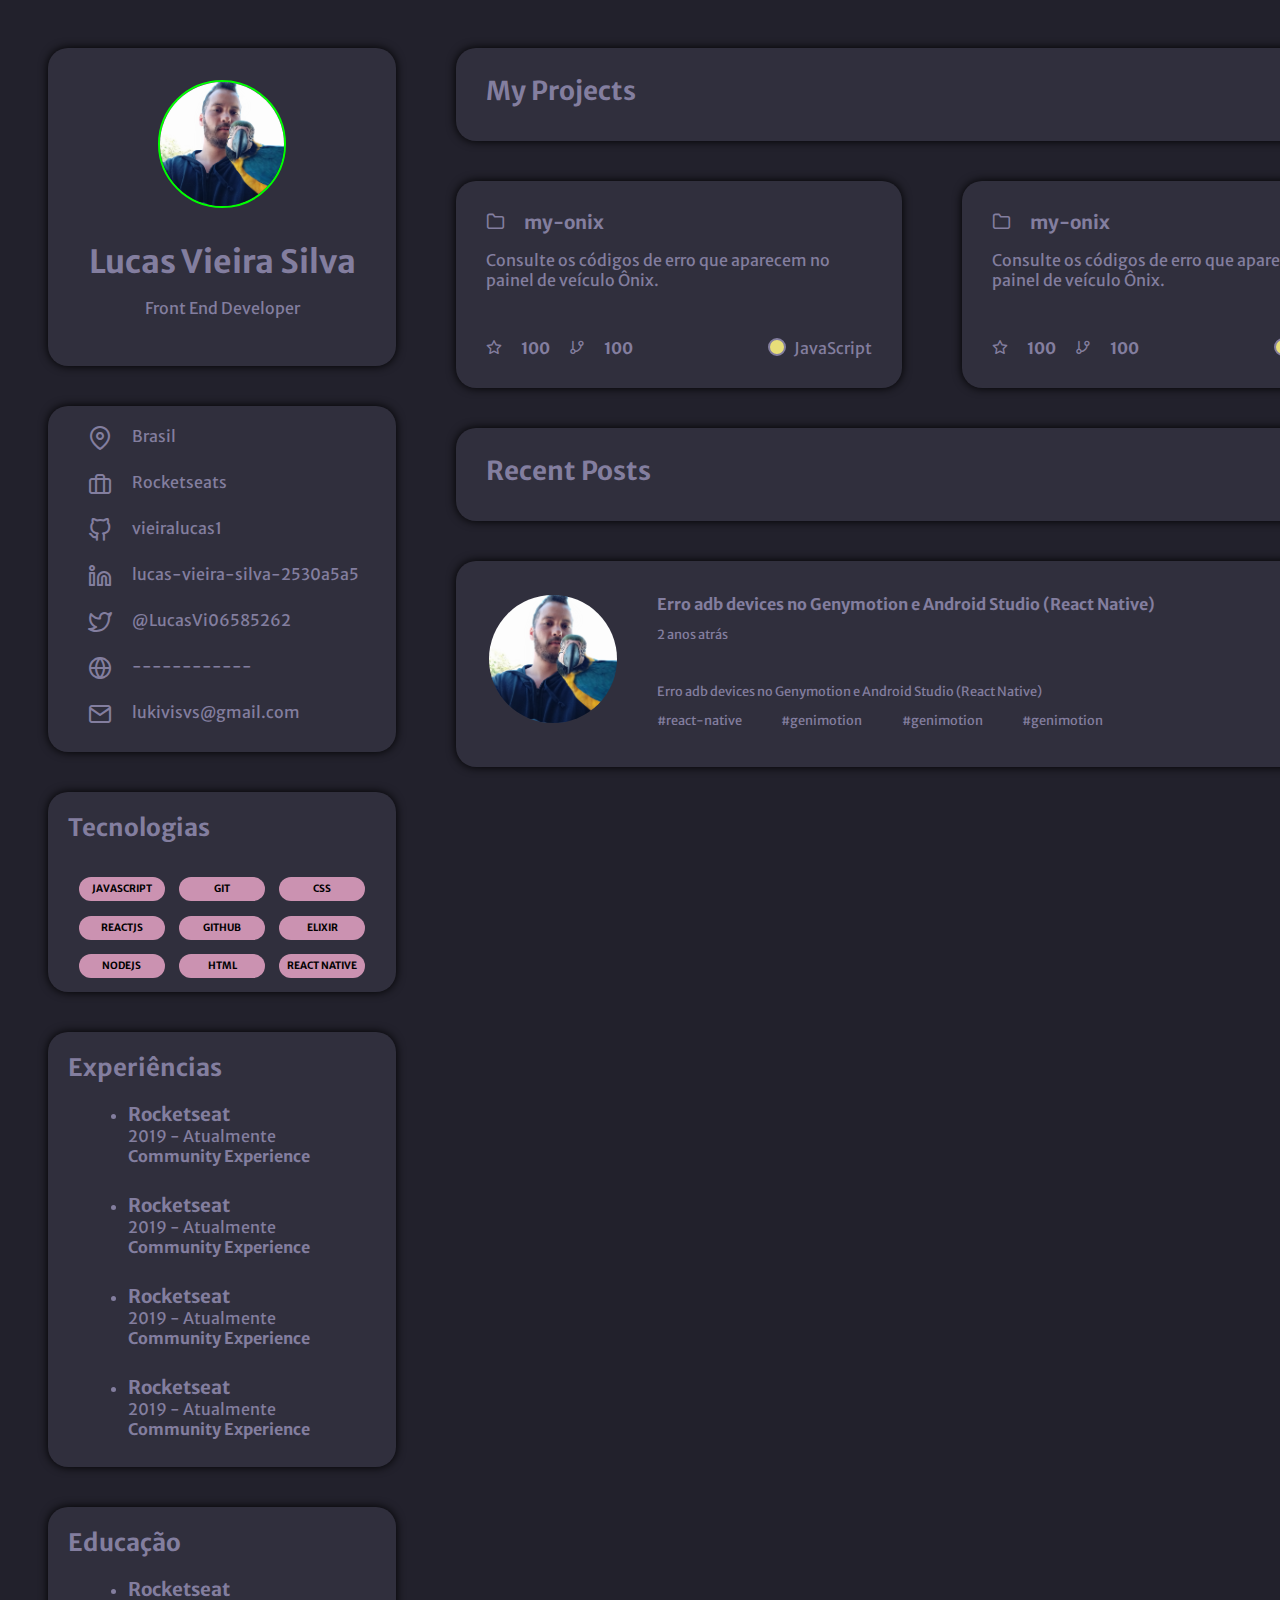
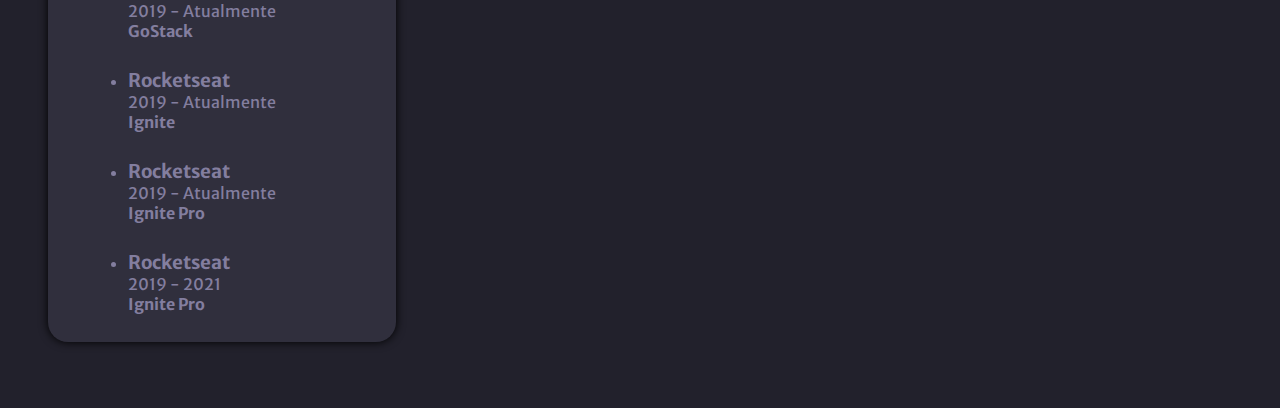
<file: index.html>
<!DOCTYPE html>
<html lang="pt_BR">
  <head>
    <meta charset="UTF-8" />
    <meta http-equiv="X-UA-Compatible" content="IE=edge" />
    <meta name="viewport" content="width=device-width, initial-scale=1.0" />
    <link rel="stylesheet" href="styles.css" />

    <!-- font google -->
    <link rel="preconnect" href="https://fonts.googleapis.com" />
    <link rel="preconnect" href="https://fonts.gstatic.com" crossorigin />
    <link
      href="https://fonts.googleapis.com/css2?family=Merriweather+Sans:wght@400;500;700&display=swap"
      rel="stylesheet"
    />
    <!-- Icones -->
    <link rel="stylesheet" href="/assets/style.css" />
    <link rel="icon" type="image/x-icon" href="/assets/favicon.ico" />

    <title>Portfolio</title>
  </head>
  <body>
    <div class="container">
      <aside>
        <div class="card top">
          <img src="assets/lucas arara.jpg" alt="" />
          <h1>Lucas Vieira Silva</h1>
          <p>Front End Developer</p>
        </div>
        <div class="card">
          <ul>
            <div class="cell">
              <a href=""><i class="icon-map-pin"></i></a><a href=""> Brasil</a>
            </div>
            <div class="cell">
              <a href=""
                ><i class="icon-briefcase" src="assets/briefcase.svg"></i></a
              ><a href=""> Rocketseats</a>
            </div>
            <div class="cell">
              <a href=""><i class="icon-github" src="assets/github.svg"></i></a
              ><a href=""> vieiralucas1</a>
            </div>
            <div class="cell">
              <a href=""><i class="icon-linkedin"></i></a
              ><a
                href="https://www.linkedin.com/in/lucas-vieira-silva-2530a5a5/"
                target="_blank"
              >
                lucas-vieira-silva-2530a5a5</a
              >
            </div>
            <div class="cell">
              <a href=""
                ><i class="icon-twitter" src="assets/twitter.svg"></i></a
              ><a
                href="https://www.twitter.com/@LucasVi06585262"
                target="_blank"
              >
                @LucasVi06585262</a
              >
            </div>
            <div class="cell">
              <a href=""><i class="icon-globe" src="assets/globe.svg"></i></a
              ><a href=""> ------------</a>
            </div>
            <div class="cell bot">
              <a href=""><i class="icon-mail" src="assets/mail.svg"></i></a
              ><a href=""> lukivisvs@gmail.com</a>
            </div>
          </ul>
        </div>
        <div class="card">
          <h2>Tecnologias</h2>
          <div class="techs">
            <a href=""><div class="capsule">JAVASCRIPT</div></a>
            <a href=""><div class="capsule">GIT</div></a>
            <a href=""><div class="capsule">CSS</div></a>
            <a href=""><div class="capsule">REACTJS</div></a>
            <a href=""><div class="capsule">GITHUB</div></a>
            <a href=""><div class="capsule">ELIXIR</div></a>
            <a href=""><div class="capsule">NODEJS</div></a>
            <a href=""><div class="capsule">HTML</div></a>
            <a href=""><div class="capsule">REACT NATIVE</div></a>
          </div>
        </div>
        <div class="card">
          <h2>Experiências</h2>
          <ul>
            <li>
              <h3>Rocketseat</h3>
              <po>2019 - Atualmente</po>
              <dd>Community Experience</dd>
            </li>
            <li>
              <h3>Rocketseat</h3>
              <po>2019 - Atualmente</po>
              <dd>Community Experience</dd>
            </li>
            <li>
              <h3>Rocketseat</h3>
              <po>2019 - Atualmente</po>
              <dd>Community Experience</dd>
            </li>
            <li>
              <h3>Rocketseat</h3>
              <po>2019 - Atualmente</po>
              <dd>Community Experience</dd>
            </li>
          </ul>
        </div>
        <div class="card bottom">
          <h2>Educação</h2>
          <ul>
            <li>
              <h3>Rocketseat</h3>
              <po>2019 - Atualmente</po>
              <dd>GoStack</dd>
            </li>
            <li>
              <h3>Rocketseat</h3>
              <po>2019 - Atualmente</po>
              <dd>Ignite</dd>
            </li>
            <li>
              <h3>Rocketseat</h3>
              <po>2019 - Atualmente</po>
              <dd>Ignite Pro</dd>
            </li>
            <li>
              <h3>Rocketseat</h3>
              <po>2019 - 2021</po>
              <dd>Ignite Pro</dd>
            </li>
          </ul>
        </div>
      </aside>
      <div></div>
    </div>
    <main>
      <div class="project card">
        <div class="title"><h1>My Projects</h1></div>
        <div class="text"><p>Veja todos</p></div>
      </div>
      <div class="flex dual">
        <div class="flex boxes">
          <div class="pastes card">
            <div class="paste">
              <h3><i class="icon-folder"></i> my-onix</h3>
              <p>
                Consulte os códigos de erro que aparecem no painel de veículo
                Ônix.
              </p>
              <div class="flex">
                <div class="assets">
                  <i class="icon-star"></i>
                  <n> 100 </n>
                  <i class="icon-git-branch"></i>
                  <n> 100</n>
                </div>
                <div class="dot">
                  <div class="circle"></div>
                  <span> JavaScript</span>
                </div>
              </div>
            </div>
          </div>
        </div>
        <div class="flex boxes">
          <div class="pastes card">
            <div class="paste">
              <h3><i class="icon-folder"></i> my-onix</h3>
              <p>
                Consulte os códigos de erro que aparecem no painel de veículo
                Ônix.
              </p>
              <div class="flex">
                <div class="assets">
                  <i class="icon-star"></i><n> 100 </n>
                  <i class="icon-git-branch"></i>
                  <n> 100</n>
                </div>
                <div class="dot">
                  <div class="circle"></div>
                  <span> JavaScript</span>
                </div>
              </div>
            </div>
          </div>
        </div>
      </div>
      <div class="project card">
        <h1>Recent Posts</h1>
      </div>
      <div class="card post">
        <div class="box">
          <div class="container">
            <img src="assets/lucas arara.jpg" alt="" />
          </div>
          <div class="content">
            <h1>
              Erro adb devices no Genymotion e Android Studio (React Native)
            </h1>
            <p>2 anos atrás</p>
            <span
              >Erro adb devices no Genymotion e Android Studio (React
              Native)</span
            >
            <div class="tag">
              <p>#react-native</p>
              <p>#genimotion</p>
              <p>#genimotion</p>
              <p>#genimotion</p>
            </div>
          </div>
        </div>
      </div>
    </main>
  </body>
</html>
</file>
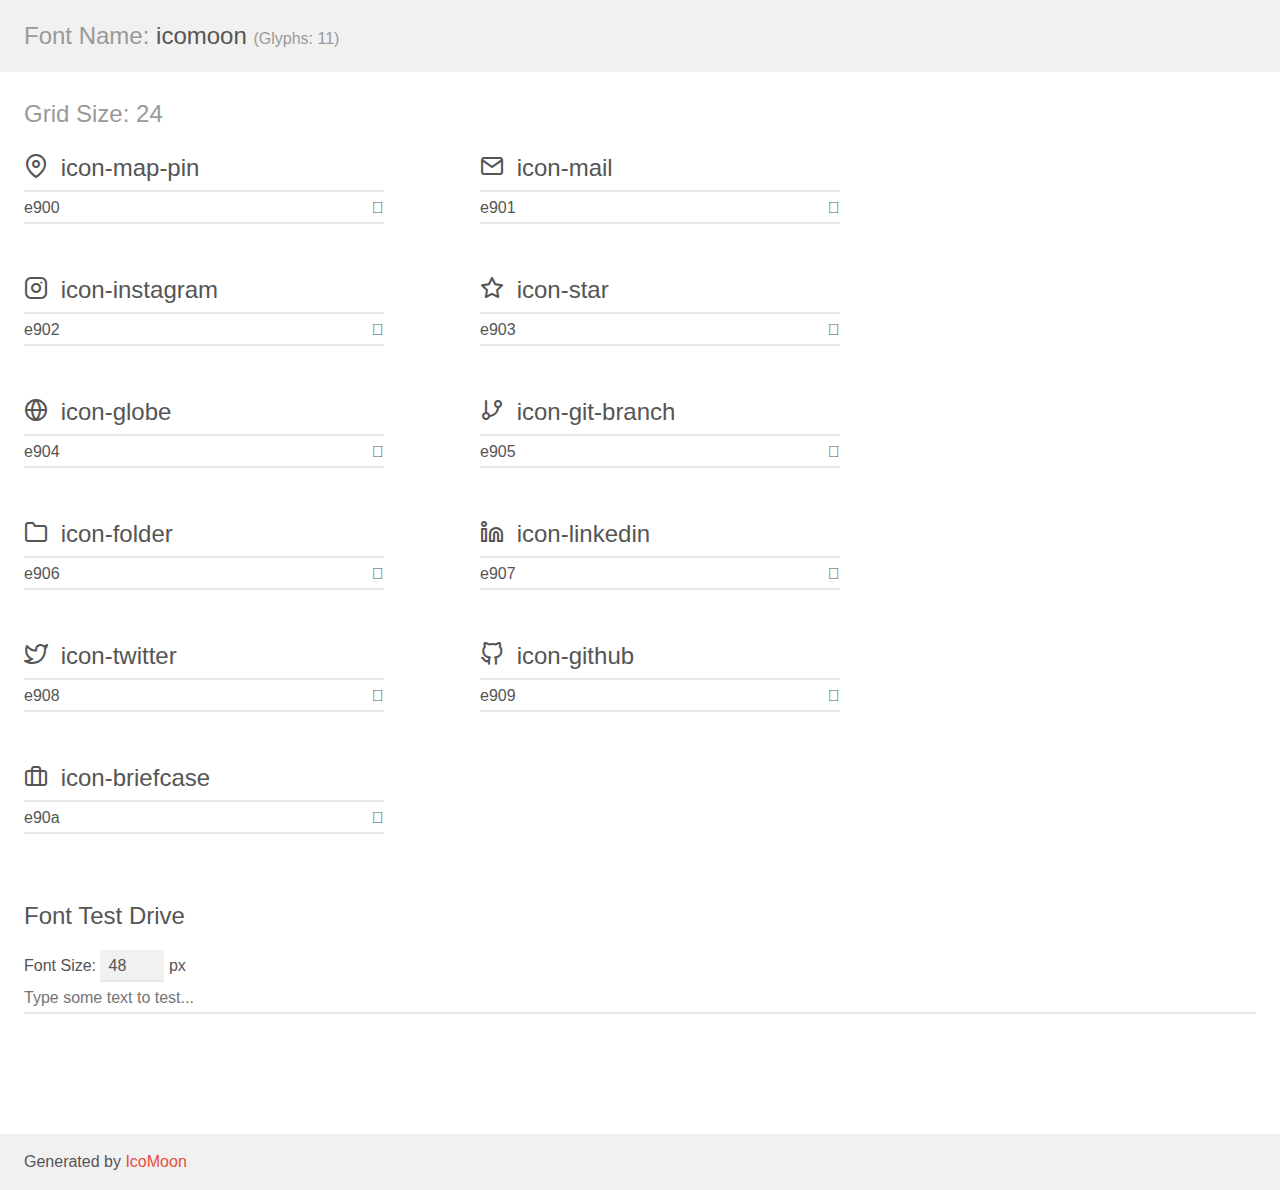
<file: assets/demo.html>
<!doctype html>
<html>
<head>
    <meta charset="utf-8">
    <title>IcoMoon Demo</title>
    <meta name="description" content="An Icon Font Generated By IcoMoon.io">
    <meta name="viewport" content="width=device-width, initial-scale=1">
    <link rel="stylesheet" href="demo-files/demo.css">
    <link rel="stylesheet" href="style.css"></head>
<body>
    <div class="bgc1 clearfix">
        <h1 class="mhmm mvm"><span class="fgc1">Font Name:</span> icomoon <small class="fgc1">(Glyphs:&nbsp;11)</small></h1>
    </div>
    <div class="clearfix mhl ptl">
        <h1 class="mvm mtn fgc1">Grid Size: 24</h1>
        <div class="glyph fs1">
            <div class="clearfix bshadow0 pbs">
                <span class="icon-map-pin"></span>
                <span class="mls"> icon-map-pin</span>
            </div>
            <fieldset class="fs0 size1of1 clearfix hidden-false">
                <input type="text" readonly value="e900" class="unit size1of2" />
                <input type="text" maxlength="1" readonly value="&#xe900;" class="unitRight size1of2 talign-right" />
            </fieldset>
            <div class="fs0 bshadow0 clearfix hidden-true">
                <span class="unit pvs fgc1">liga: </span>
                <input type="text" readonly value="" class="liga unitRight" />
            </div>
        </div>
        <div class="glyph fs1">
            <div class="clearfix bshadow0 pbs">
                <span class="icon-mail"></span>
                <span class="mls"> icon-mail</span>
            </div>
            <fieldset class="fs0 size1of1 clearfix hidden-false">
                <input type="text" readonly value="e901" class="unit size1of2" />
                <input type="text" maxlength="1" readonly value="&#xe901;" class="unitRight size1of2 talign-right" />
            </fieldset>
            <div class="fs0 bshadow0 clearfix hidden-true">
                <span class="unit pvs fgc1">liga: </span>
                <input type="text" readonly value="" class="liga unitRight" />
            </div>
        </div>
        <div class="glyph fs1">
            <div class="clearfix bshadow0 pbs">
                <span class="icon-instagram"></span>
                <span class="mls"> icon-instagram</span>
            </div>
            <fieldset class="fs0 size1of1 clearfix hidden-false">
                <input type="text" readonly value="e902" class="unit size1of2" />
                <input type="text" maxlength="1" readonly value="&#xe902;" class="unitRight size1of2 talign-right" />
            </fieldset>
            <div class="fs0 bshadow0 clearfix hidden-true">
                <span class="unit pvs fgc1">liga: </span>
                <input type="text" readonly value="" class="liga unitRight" />
            </div>
        </div>
        <div class="glyph fs1">
            <div class="clearfix bshadow0 pbs">
                <span class="icon-star"></span>
                <span class="mls"> icon-star</span>
            </div>
            <fieldset class="fs0 size1of1 clearfix hidden-false">
                <input type="text" readonly value="e903" class="unit size1of2" />
                <input type="text" maxlength="1" readonly value="&#xe903;" class="unitRight size1of2 talign-right" />
            </fieldset>
            <div class="fs0 bshadow0 clearfix hidden-true">
                <span class="unit pvs fgc1">liga: </span>
                <input type="text" readonly value="" class="liga unitRight" />
            </div>
        </div>
        <div class="glyph fs1">
            <div class="clearfix bshadow0 pbs">
                <span class="icon-globe"></span>
                <span class="mls"> icon-globe</span>
            </div>
            <fieldset class="fs0 size1of1 clearfix hidden-false">
                <input type="text" readonly value="e904" class="unit size1of2" />
                <input type="text" maxlength="1" readonly value="&#xe904;" class="unitRight size1of2 talign-right" />
            </fieldset>
            <div class="fs0 bshadow0 clearfix hidden-true">
                <span class="unit pvs fgc1">liga: </span>
                <input type="text" readonly value="" class="liga unitRight" />
            </div>
        </div>
        <div class="glyph fs1">
            <div class="clearfix bshadow0 pbs">
                <span class="icon-git-branch"></span>
                <span class="mls"> icon-git-branch</span>
            </div>
            <fieldset class="fs0 size1of1 clearfix hidden-false">
                <input type="text" readonly value="e905" class="unit size1of2" />
                <input type="text" maxlength="1" readonly value="&#xe905;" class="unitRight size1of2 talign-right" />
            </fieldset>
            <div class="fs0 bshadow0 clearfix hidden-true">
                <span class="unit pvs fgc1">liga: </span>
                <input type="text" readonly value="" class="liga unitRight" />
            </div>
        </div>
        <div class="glyph fs1">
            <div class="clearfix bshadow0 pbs">
                <span class="icon-folder"></span>
                <span class="mls"> icon-folder</span>
            </div>
            <fieldset class="fs0 size1of1 clearfix hidden-false">
                <input type="text" readonly value="e906" class="unit size1of2" />
                <input type="text" maxlength="1" readonly value="&#xe906;" class="unitRight size1of2 talign-right" />
            </fieldset>
            <div class="fs0 bshadow0 clearfix hidden-true">
                <span class="unit pvs fgc1">liga: </span>
                <input type="text" readonly value="" class="liga unitRight" />
            </div>
        </div>
        <div class="glyph fs1">
            <div class="clearfix bshadow0 pbs">
                <span class="icon-linkedin"></span>
                <span class="mls"> icon-linkedin</span>
            </div>
            <fieldset class="fs0 size1of1 clearfix hidden-false">
                <input type="text" readonly value="e907" class="unit size1of2" />
                <input type="text" maxlength="1" readonly value="&#xe907;" class="unitRight size1of2 talign-right" />
            </fieldset>
            <div class="fs0 bshadow0 clearfix hidden-true">
                <span class="unit pvs fgc1">liga: </span>
                <input type="text" readonly value="" class="liga unitRight" />
            </div>
        </div>
        <div class="glyph fs1">
            <div class="clearfix bshadow0 pbs">
                <span class="icon-twitter"></span>
                <span class="mls"> icon-twitter</span>
            </div>
            <fieldset class="fs0 size1of1 clearfix hidden-false">
                <input type="text" readonly value="e908" class="unit size1of2" />
                <input type="text" maxlength="1" readonly value="&#xe908;" class="unitRight size1of2 talign-right" />
            </fieldset>
            <div class="fs0 bshadow0 clearfix hidden-true">
                <span class="unit pvs fgc1">liga: </span>
                <input type="text" readonly value="" class="liga unitRight" />
            </div>
        </div>
        <div class="glyph fs1">
            <div class="clearfix bshadow0 pbs">
                <span class="icon-github"></span>
                <span class="mls"> icon-github</span>
            </div>
            <fieldset class="fs0 size1of1 clearfix hidden-false">
                <input type="text" readonly value="e909" class="unit size1of2" />
                <input type="text" maxlength="1" readonly value="&#xe909;" class="unitRight size1of2 talign-right" />
            </fieldset>
            <div class="fs0 bshadow0 clearfix hidden-true">
                <span class="unit pvs fgc1">liga: </span>
                <input type="text" readonly value="" class="liga unitRight" />
            </div>
        </div>
        <div class="glyph fs1">
            <div class="clearfix bshadow0 pbs">
                <span class="icon-briefcase"></span>
                <span class="mls"> icon-briefcase</span>
            </div>
            <fieldset class="fs0 size1of1 clearfix hidden-false">
                <input type="text" readonly value="e90a" class="unit size1of2" />
                <input type="text" maxlength="1" readonly value="&#xe90a;" class="unitRight size1of2 talign-right" />
            </fieldset>
            <div class="fs0 bshadow0 clearfix hidden-true">
                <span class="unit pvs fgc1">liga: </span>
                <input type="text" readonly value="" class="liga unitRight" />
            </div>
        </div>
    </div>

    <!--[if gt IE 8]><!-->
    <div class="mhl clearfix mbl">
        <h1>Font Test Drive</h1>
        <label>
            Font Size: <input id="fontSize" type="number" class="textbox0 mbm"
            min="8" value="48" />
            px
        </label>
        <input id="testText" type="text" class="phl size1of1 mvl"
        placeholder="Type some text to test..." value=""/>
        <div id="testDrive" class="icon-" style="font-family: icomoon">&nbsp;
        </div>
    </div>
    <!--<![endif]-->
    <div class="bgc1 clearfix">
        <p class="mhl">Generated by <a href="https://icomoon.io/app">IcoMoon</a></p>
    </div>

    <script src="demo-files/demo.js"></script>
</body>
</html>
</file>
<file: styles.css>
:root {
  --body-bg-color: #22212C;
  --text-color: #837E9F;
  --bg-cards: #302F3D;
  --bg-techs: #CB92B1;

  font-family: 'Merriweather Sans', sans-serif;;

  background: var(--body-bg-color);
}

a img {
  color: var(--text-color) ;
}
body{
  display: flex;
  width: 100vw;
  height: 100%;
}
a{
  width: auto;
  height: auto;
}

a:link { text-decoration: none; }

ul i{
  font-size: 1.5rem;
}

h3 {
  margin: 0rem;
}

aside{
  width: 28rem;
  margin-left: 2.5rem;
}
.container {
  width: 28rem;
}
.cell{
  display: flex ;
}

.cell a{
  padding-right: 1.25rem;
  margin-top: 1.25rem;
}

.bot {
  padding-bottom: 1.5rem;
}
.bottom {
  margin-bottom: 3.6rem;
}

.card {
  background: var(--bg-cards);
  color: var(--text-color);
  width: 21.75rem;
  margin-top: 2.5rem;
  border-radius: 1.25rem;
  margin-right: 3.75rem;

  box-shadow: 0px 0px 10px black;
}

.card .top {
  height: 18.25rem;
  padding: 3rem;
}

.top img{
  width: 8rem;
  height: 8rem;
  margin-left: 6.875rem;
  margin-top: 2rem;
  border-radius: 4rem;
  border: 2px solid hsla(120, 100%, 50%, 1);
  box-sizing: border-box;
  object-fit: cover;
}

.top p{
  padding-bottom: 3rem;
}

.card h1 {
  margin-top: 1.875rem;
  margin-bottom: 0.675rem;
}

.card h1,
.card p {
  justify-content: center;
  display: flex;
}

ul{
  color: var(--text-color);
  display: flex;
  flex-direction: column;
  justify-items: left;
  font-style: none;
}

.card .cell a{
  text-decoration: none;
  color: var(--text-color);
}

h2 {
  padding-top: 1.25rem;
  margin-left: 1.25rem;
  padding-bottom: -1.25rem;

}

.techs {
  display: flex;
  width: 100%;
  justify-content: center;
  font-size: bold 700;
  padding: 0.9rem 0;
  gap: 0.9rem;
  text-align: center;
  flex-wrap: wrap;
  
}

a .capsule{
  text-decoration: none;
  font-style: none;
  color: black;
  padding: auto;
}

.capsule {
  background-color: var(--bg-techs);
  border-radius: 1.875rem;
  width: 5.375rem;
  height: 1.5rem;
  font-size: 0.625rem;
  font-weight: bold;
  line-height: 1.5rem;

  justify-content: center;
  align-content: center;

  vertical-align: middle;  
}

.card dd{
  font-weight: bold;
  /* border: 1px solid red; */
  width: 21.75rem;
  margin-left: 0rem;
  margin-bottom: 1.75rem;
}

ul li {
  margin-left: 2.5rem;
}

.project {
  display: flex;
  width: 55.75rem;
  justify-content: space-between ;
  padding: 0 1.875rem;
}

.project p{
  /* margin-bottom: 0; */
  line-height: 3rem;
  font-size: 1.125rem;

}

.project h1{
  font-size: 1.625rem;
  line-height: 1.625rem;
  padding-bottom: 1.625rem;
}

.dual{
  width:55.75rem;
}

.flex{
  display: flex;
  justify-content: space-between;
  /* width: 31.625rem;  */
}
.boxes {
  width: 31.625rem;
}
.pastes {
  width: 28.8rem;
  /* padding: 1.875rem; */
}
.paste{
  padding: 1.875rem;
  /* width: 100%; */
}
.dot {
  display: flex;
  padding-top: 2rem;
}

.circle {
  border: 2px solid #837E9F;
  background: #E7DE79;
  height: 0.9rem;
  width: 0.9rem;
  border-radius: 50%;
  margin-right: 0.5rem;
}

n {
  padding: 1rem;
  /* align-items: center; */
}

.flex .assets{
  padding-top: 2rem;
  font-weight: bold;
}
.post {
  /* display: flex; */
  width: 59.1125rem;
  padding: 0.1875rem;
  /* margin-left: 1.25rem; */
}

.box {
  display: flex;
  height: 12.5rem;
  width: 40rem;
}

.post h1{
  width: 38.25rem;
  font-size: 1rem;
  justify-content: left;
}

h3 i {
  padding-right: 1rem;
}

.post p{
  justify-content: left;
  padding-bottom: 1.75rem;
}

.tag {
  display: flex;
  width: 27.875rem;
  justify-content: space-between;
}

.post .container{
  padding: 1.937rem 1.25rem 2.625rem 1.875rem;
  width: auto;

}

.post img {
  width: 8rem;
  height: 8rem;
  border-radius: 50%;
  object-fit: cover;
}

.content{
  padding-left: 1.25rem;
  padding-top: 1.875rem;
  padding-bottom: 2.625rem;
  
  height: 8rem;
  font-size: .8rem;
}

.content h1 {
  margin-top: 0;
}
</file>
<file: assets/style.css>
@font-face {
  font-family: 'icomoon';
  src:  url('fonts/icomoon.eot?6zj6e7');
  src:  url('fonts/icomoon.eot?6zj6e7#iefix') format('embedded-opentype'),
    url('fonts/icomoon.ttf?6zj6e7') format('truetype'),
    url('fonts/icomoon.woff?6zj6e7') format('woff'),
    url('fonts/icomoon.svg?6zj6e7#icomoon') format('svg');
  font-weight: normal;
  font-style: normal;
  font-display: block;
}

[class^="icon-"], [class*=" icon-"] {
  /* use !important to prevent issues with browser extensions that change fonts */
  font-family: 'icomoon' !important;
  speak: never;
  font-style: normal;
  font-weight: normal;
  font-variant: normal;
  text-transform: none;
  line-height: 1;

  /* Better Font Rendering =========== */
  -webkit-font-smoothing: antialiased;
  -moz-osx-font-smoothing: grayscale;
}

.icon-map-pin:before {
  content: "\e900";
}
.icon-mail:before {
  content: "\e901";
}
.icon-instagram:before {
  content: "\e902";
}
.icon-star:before {
  content: "\e903";
}
.icon-globe:before {
  content: "\e904";
}
.icon-git-branch:before {
  content: "\e905";
}
.icon-folder:before {
  content: "\e906";
}
.icon-linkedin:before {
  content: "\e907";
}
.icon-twitter:before {
  content: "\e908";
}
.icon-github:before {
  content: "\e909";
}
.icon-briefcase:before {
  content: "\e90a";
}
</file>
<file: assets/demo-files/demo.css>
body {
  padding: 0;
  margin: 0;
  font-family: sans-serif;
  font-size: 1em;
  line-height: 1.5;
  color: #555;
  background: #fff;
}
h1 {
  font-size: 1.5em;
  font-weight: normal;
}
small {
  font-size: .66666667em;
}
a {
  color: #e74c3c;
  text-decoration: none;
}
a:hover, a:focus {
  box-shadow: 0 1px #e74c3c;
}
.bshadow0, input {
  box-shadow: inset 0 -2px #e7e7e7;
}
input:hover {
  box-shadow: inset 0 -2px #ccc;
}
input, fieldset {
  font-family: sans-serif;
  font-size: 1em;
  margin: 0;
  padding: 0;
  border: 0;
}
input {
  color: inherit;
  line-height: 1.5;
  height: 1.5em;
  padding: .25em 0;
}
input:focus {
  outline: none;
  box-shadow: inset 0 -2px #449fdb;
}
.glyph {
  font-size: 16px;
  width: 15em;
  padding-bottom: 1em;
  margin-right: 4em;
  margin-bottom: 1em;
  float: left;
  overflow: hidden;
}
.liga {
  width: 80%;
  width: calc(100% - 2.5em);
}
.talign-right {
  text-align: right;
}
.talign-center {
  text-align: center;
}
.bgc1 {
  background: #f1f1f1;
}
.fgc1 {
  color: #999;
}
.fgc0 {
  color: #000;
}
p {
  margin-top: 1em;
  margin-bottom: 1em;
}
.mvm {
  margin-top: .75em;
  margin-bottom: .75em;
}
.mtn {
  margin-top: 0;
}
.mtl, .mal {
  margin-top: 1.5em;
}
.mbl, .mal {
  margin-bottom: 1.5em;
}
.mal, .mhl {
  margin-left: 1.5em;
  margin-right: 1.5em;
}
.mhmm {
  margin-left: 1em;
  margin-right: 1em;
}
.mls {
  margin-left: .25em;
}
.ptl {
  padding-top: 1.5em;
}
.pbs, .pvs {
  padding-bottom: .25em;
}
.pvs, .pts {
  padding-top: .25em;
}
.unit {
  float: left;
}
.unitRight {
  float: right;
}
.size1of2 {
  width: 50%;
}
.size1of1 {
  width: 100%;
}
.clearfix:before, .clearfix:after {
  content: " ";
  display: table;
}
.clearfix:after {
  clear: both;
}
.hidden-true {
  display: none;
}
.textbox0 {
  width: 3em;
  background: #f1f1f1;
  padding: .25em .5em;
  line-height: 1.5;
  height: 1.5em;
}
#testDrive {
  display: block;
  padding-top: 24px;
  line-height: 1.5;
}
.fs0 {
  font-size: 16px;
}
.fs1 {
  font-size: 24px;
}
</file>
